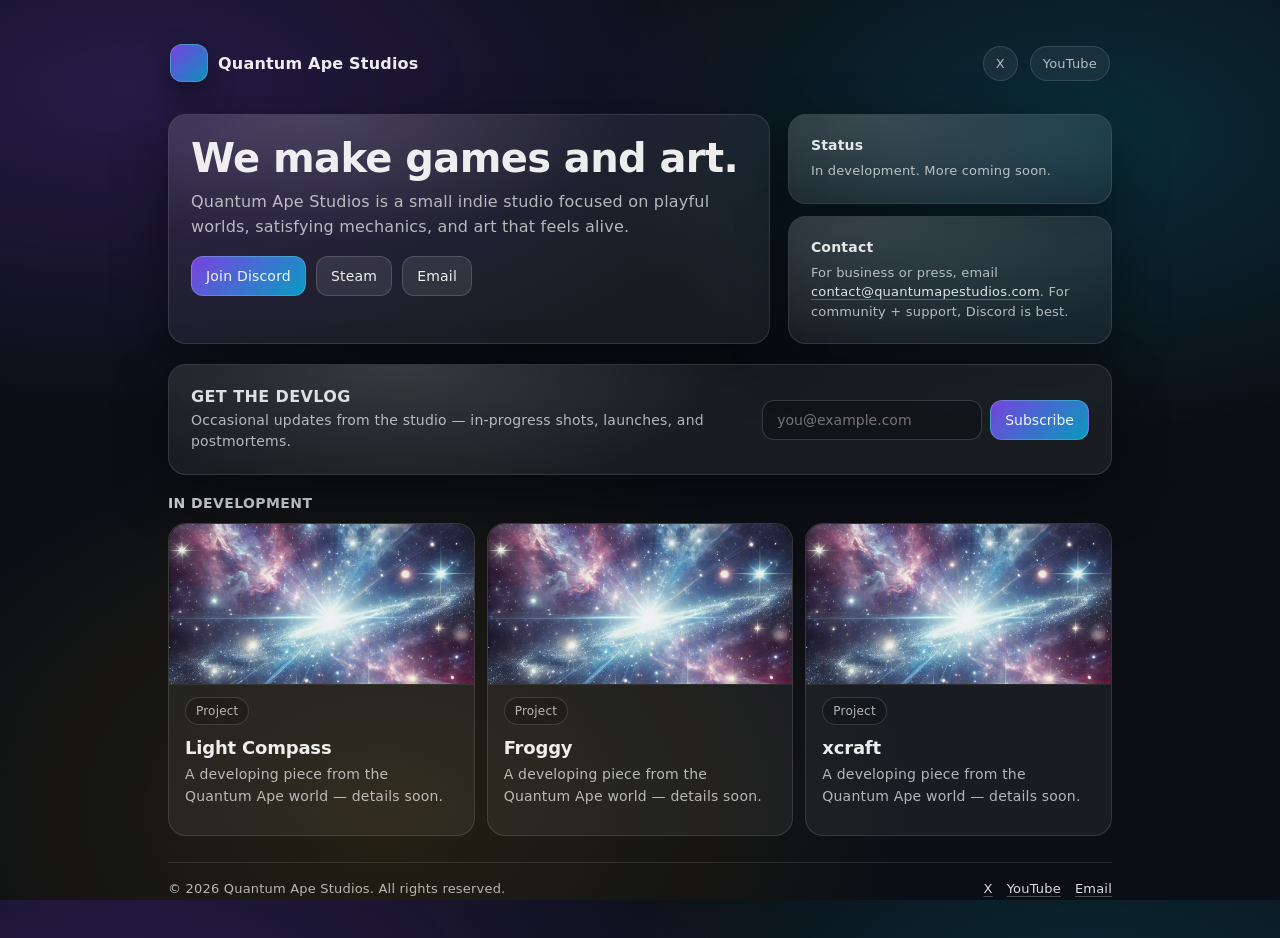
<file: index.html>
<!doctype html>
<html lang="en">
<head>
  <meta charset="utf-8" />
  <meta name="viewport" content="width=device-width,initial-scale=1" />
  <meta name="description" content="Quantum Ape Studios — we make games and art." />
  <title>Quantum Ape Studios</title>
  <link rel="icon" href="/favicon.svg" type="image/svg+xml" />
  <link rel="stylesheet" href="style.css" />

  <!-- Open Graph / social share previews -->
  <meta property="og:type" content="website" />
  <meta property="og:site_name" content="Quantum Ape Studios" />
  <meta property="og:title" content="Quantum Ape Studios" />
  <meta property="og:description" content="Quantum Ape Studios — we make games and art." />
  <meta property="og:url" content="https://quantumapestudios.com/" />
  <!-- TODO: create a 1200x630 PNG at /assets/og-image.png for nicer social link previews -->
  <meta property="og:image" content="https://quantumapestudios.com/assets/og-image.png" />
  <meta name="twitter:card" content="summary_large_image" />
  <meta name="twitter:title" content="Quantum Ape Studios" />
  <meta name="twitter:description" content="Quantum Ape Studios — we make games and art." />
  <meta name="twitter:image" content="https://quantumapestudios.com/assets/og-image.png" />
</head>

<body>
  <div class="wrap">
    <header>
      <div class="brand">
        <div class="mark" aria-hidden="true"></div>
        <h1>Quantum Ape Studios</h1>
      </div>

      <nav class="toplinks" aria-label="Social links">
        <!-- Replace with real links -->
        <a class="chip" href="#" rel="me">X</a>
        <a class="chip" href="#" rel="me">YouTube</a>
      </nav>
    </header>

    <main>
      <section class="hero" aria-label="Intro">
        <div class="panel">
          <h2>We make games and art.</h2>
          <p class="tagline">
            Quantum Ape Studios is a small indie studio focused on playful worlds, satisfying mechanics,
            and art that feels alive.
          </p>

          <div class="cta" aria-label="Primary actions">
            <!-- Replace hrefs with real links -->
            <a class="btn primary" href="#" target="_blank" rel="noopener">Join Discord</a>
            <a class="btn" href="#" target="_blank" rel="noopener">Steam</a>
            <a class="btn" href="mailto:contact@quantumapestudios.com">Email</a>
          </div>
        </div>

        <div class="side">
          <div class="panel mini">
            <h3>Status</h3>
            <p>In development. More coming soon.</p>
          </div>
          <div class="panel mini">
            <h3>Contact</h3>
            <p>
              For business or press, email
              <a class="link" href="mailto:contact@quantumapestudios.com">contact@quantumapestudios.com</a>.
              For community + support, Discord is best.
            </p>
          </div>
        </div>
      </section>

      <section class="section" aria-label="Mailing list">
        <div class="panel" style="display: flex; gap: 14px; align-items: center; justify-content: space-between; flex-wrap: wrap;">
          <div style="min-width: 260px; flex: 1;">
            <h3 style="margin: 0 0 4px; font-size: 16px;">Get the devlog</h3>
            <p style="margin: 0; color: var(--muted); font-size: 14px; line-height: 1.5;">
              Occasional updates from the studio — in-progress shots, launches, and postmortems.
            </p>
          </div>
          <!-- TODO: replace quantumapestudios with your Buttondown username once account is created at buttondown.com -->
          <form action="https://buttondown.com/api/emails/embed-subscribe/quantumapestudios"
                method="post"
                target="popupwindow"
                onsubmit="window.open('https://buttondown.com/quantumapestudios', 'popupwindow')"
                style="display: flex; gap: 8px; flex-wrap: wrap;">
            <input type="email" name="email" required placeholder="you@example.com"
                   style="padding: 11px 14px; border-radius: 12px; background: rgba(0,0,0,0.25); border: 1px solid rgba(255,255,255,0.16); color: var(--text); font-size: 14px; min-width: 220px; font-family: inherit;" />
            <button type="submit" class="btn primary" style="cursor: pointer; border: 1px solid rgba(255,255,255,0.18); font-family: inherit;">Subscribe</button>
          </form>
        </div>
      </section>

      <section class="section" aria-label="In development">
        <h3>In Development</h3>

        <div class="grid fade-in">
          <a class="card" href="projects/light-compass.html" aria-label="Light Compass project page">
            <span class="card-arrow" aria-hidden="true"></span>

            <div class="card-media">
              <img src="assets/projects/light-compass.png" alt="Light Compass thumbnail" loading="lazy" />
            </div>

            <span class="badge">Project</span>
            <h4 class="title">Light Compass</h4>
            <p class="desc">A developing piece from the Quantum Ape world — details soon.</p>
          </a>

          <a class="card" href="projects/froggy.html" aria-label="Froggy project page">
            <span class="card-arrow" aria-hidden="true"></span>

            <div class="card-media">
              <img src="assets/projects/froggy.png" alt="Froggy thumbnail" loading="lazy" />
            </div>

            <span class="badge">Project</span>
            <h4 class="title">Froggy</h4>
            <p class="desc">A developing piece from the Quantum Ape world — details soon.</p>
          </a>

          <a class="card" href="projects/xcraft.html" aria-label="xcraft project page">
            <span class="card-arrow" aria-hidden="true"></span>

            <div class="card-media">
              <img src="assets/projects/xcraft.png" alt="xcraft thumbnail" loading="lazy" />
            </div>

            <span class="badge">Project</span>
            <h4 class="title">xcraft</h4>
            <p class="desc">A developing piece from the Quantum Ape world — details soon.</p>
          </a>
        </div>

      </section>
    </main>

    <footer>
      <div>© <span id="y"></span> Quantum Ape Studios. All rights reserved.</div>
      <div class="footlinks">
        <!-- Replace with real links -->
        <a class="link" href="#">X</a>
        <a class="link" href="#">YouTube</a>
        <a class="link" href="mailto:contact@quantumapestudios.com">Email</a>
      </div>
    </footer>
  </div>

  <script>
    document.getElementById("y").textContent = new Date().getFullYear();
  </script>
</body>
</html>
</file>
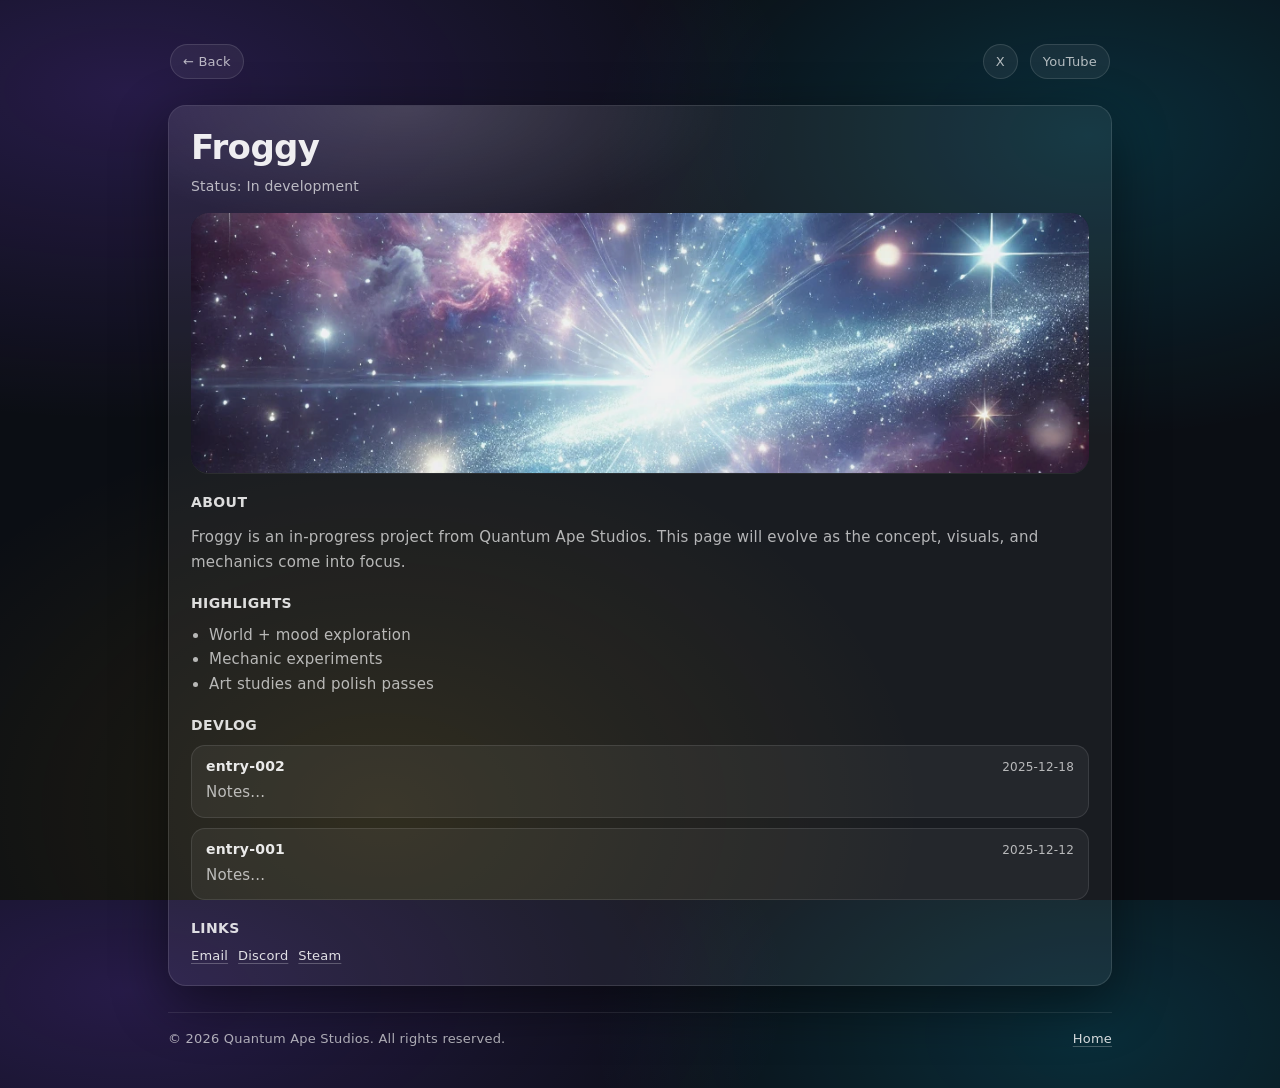
<file: projects/froggy.html>
<!doctype html>
<html lang="en">
<head>
  <meta charset="utf-8" />
  <meta name="viewport" content="width=device-width,initial-scale=1" />
  <title>Froggy — Quantum Ape Studios</title>
  <meta name="description" content="Froggy — a project by Quantum Ape Studios." />
  <link rel="icon" href="/favicon.svg" type="image/svg+xml" />
  <link rel="stylesheet" href="../style.css" />

  <!-- Open Graph / social share previews -->
  <meta property="og:type" content="website" />
  <meta property="og:site_name" content="Quantum Ape Studios" />
  <meta property="og:title" content="Froggy" />
  <meta property="og:description" content="Froggy — a project by Quantum Ape Studios." />
  <meta property="og:url" content="https://quantumapestudios.com/projects/froggy.html" />
  <meta property="og:image" content="https://quantumapestudios.com/assets/projects/froggy.png" />
  <meta name="twitter:card" content="summary_large_image" />
  <meta name="twitter:title" content="Froggy" />
  <meta name="twitter:description" content="Froggy — a project by Quantum Ape Studios." />
  <meta name="twitter:image" content="https://quantumapestudios.com/assets/projects/froggy.png" />
</head>

<body>
  <div class="wrap">
    <header>
      <a class="chip" href="../index.html">← Back</a>

      <nav class="toplinks" aria-label="Social links">
        <a class="chip" href="#" rel="me">X</a>
        <a class="chip" href="#" rel="me">YouTube</a>
      </nav>
    </header>

    <main class="panel fade-in">
      <h1 class="page-title">Froggy</h1>
      <p class="meta">Status: In development</p>

      <div class="card-media" style="margin: 0 0 14px; border-radius: var(--radius);">
        <img src="../assets/projects/froggy.png" alt="Froggy thumbnail" loading="lazy" style="height: 260px;" />
      </div>

      <div class="prose">
        <section class="section">
          <h3>About</h3>
          <p>
            Froggy is an in-progress project from Quantum Ape Studios. This page will evolve as the concept,
            visuals, and mechanics come into focus.
          </p>
        </section>

        <section class="section">
          <h3>Highlights</h3>
          <ul>
            <li>World + mood exploration</li>
            <li>Mechanic experiments</li>
            <li>Art studies and polish passes</li>
          </ul>
        </section>

        <section class="section">
          <h3>Devlog</h3>
          <div class="devlog">
            <div class="entry">
              <div class="entry-top">
                <h4 class="entry-title">entry-002</h4>
                <span class="entry-date">2025-12-18</span>
              </div>
              <p class="entry-body">
                Notes...
              </p>
            </div>

            <div class="entry">
              <div class="entry-top">
                <h4 class="entry-title">entry-001</h4>
                <span class="entry-date">2025-12-12</span>
              </div>
              <p class="entry-body">
                Notes...
              </p>
            </div>
          </div>
        </section>

        <section class="section">
          <h3>Links</h3>
          <div class="links">
            <a class="link" href="mailto:contact@quantumapestudios.com">Email</a>
            <a class="link" href="#" target="_blank" rel="noopener">Discord</a>
            <a class="link" href="#" target="_blank" rel="noopener">Steam</a>
          </div>
        </section>
      </div>
    </main>

    <footer>
      <div>© <span id="y"></span> Quantum Ape Studios. All rights reserved.</div>
      <div class="footlinks">
        <a class="link" href="../index.html">Home</a>
      </div>
    </footer>
  </div>

  <script>
    document.getElementById("y").textContent = new Date().getFullYear();
  </script>
</body>
</html>
</file>
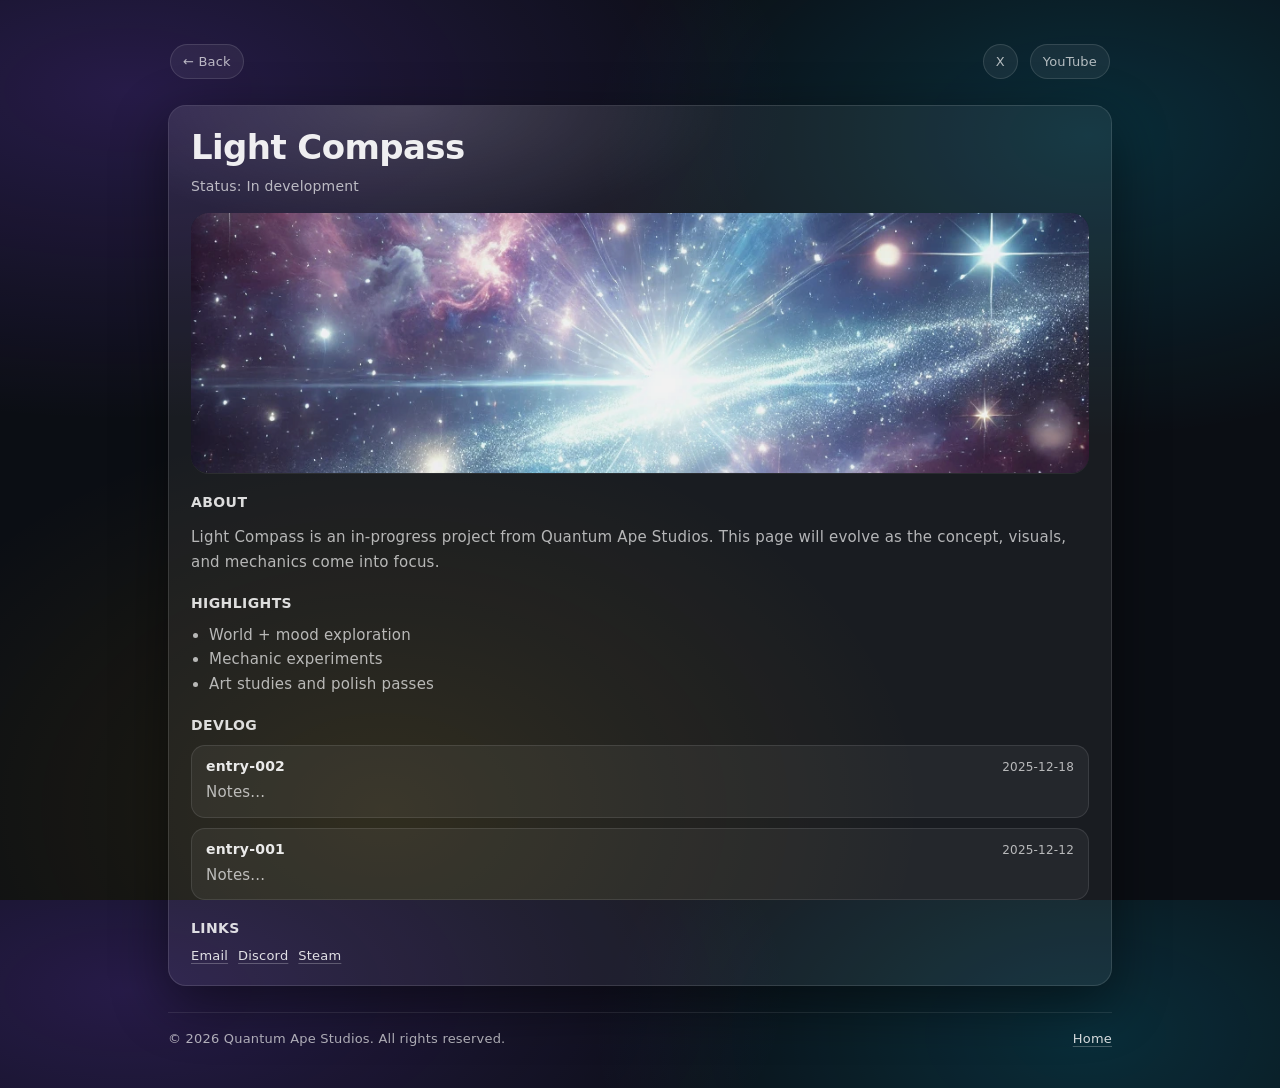
<file: projects/light-compass.html>
<!doctype html>
<html lang="en">
<head>
  <meta charset="utf-8" />
  <meta name="viewport" content="width=device-width,initial-scale=1" />
  <title>Light Compass — Quantum Ape Studios</title>
  <meta name="description" content="Light Compass — a project by Quantum Ape Studios." />
  <link rel="icon" href="/favicon.svg" type="image/svg+xml" />
  <link rel="stylesheet" href="../style.css" />

  <!-- Open Graph / social share previews -->
  <meta property="og:type" content="website" />
  <meta property="og:site_name" content="Quantum Ape Studios" />
  <meta property="og:title" content="Light Compass" />
  <meta property="og:description" content="Light Compass — a project by Quantum Ape Studios." />
  <meta property="og:url" content="https://quantumapestudios.com/projects/light-compass.html" />
  <meta property="og:image" content="https://quantumapestudios.com/assets/projects/light-compass.png" />
  <meta name="twitter:card" content="summary_large_image" />
  <meta name="twitter:title" content="Light Compass" />
  <meta name="twitter:description" content="Light Compass — a project by Quantum Ape Studios." />
  <meta name="twitter:image" content="https://quantumapestudios.com/assets/projects/light-compass.png" />
</head>

<body>
  <div class="wrap">
    <header>
      <a class="chip" href="../index.html">← Back</a>

      <nav class="toplinks" aria-label="Social links">
        <a class="chip" href="#" rel="me">X</a>
        <a class="chip" href="#" rel="me">YouTube</a>
      </nav>
    </header>

    <main class="panel fade-in">
      <h1 class="page-title">Light Compass</h1>
      <p class="meta">Status: In development</p>

      <div class="card-media" style="margin: 0 0 14px; border-radius: var(--radius);">
        <img src="../assets/projects/light-compass.png" alt="Light Compass thumbnail" loading="lazy" style="height: 260px;" />
      </div>

      <div class="prose">
        <section class="section">
          <h3>About</h3>
          <p>
            Light Compass is an in-progress project from Quantum Ape Studios. This page will evolve as the concept,
            visuals, and mechanics come into focus.
          </p>
        </section>

        <section class="section">
          <h3>Highlights</h3>
          <ul>
            <li>World + mood exploration</li>
            <li>Mechanic experiments</li>
            <li>Art studies and polish passes</li>
          </ul>
        </section>

        <section class="section">
          <h3>Devlog</h3>
          <div class="devlog">
            <div class="entry">
              <div class="entry-top">
                <h4 class="entry-title">entry-002</h4>
                <span class="entry-date">2025-12-18</span>
              </div>
              <p class="entry-body">
                Notes...
              </p>
            </div>

            <div class="entry">
              <div class="entry-top">
                <h4 class="entry-title">entry-001</h4>
                <span class="entry-date">2025-12-12</span>
              </div>
              <p class="entry-body">
                Notes...
              </p>
            </div>
          </div>
        </section>

        <section class="section">
          <h3>Links</h3>
          <div class="links">
            <a class="link" href="mailto:contact@quantumapestudios.com">Email</a>
            <a class="link" href="#" target="_blank" rel="noopener">Discord</a>
            <a class="link" href="#" target="_blank" rel="noopener">Steam</a>
          </div>
        </section>
      </div>
    </main>

    <footer>
      <div>© <span id="y"></span> Quantum Ape Studios. All rights reserved.</div>
      <div class="footlinks">
        <a class="link" href="../index.html">Home</a>
      </div>
    </footer>
  </div>

  <script>
    document.getElementById("y").textContent = new Date().getFullYear();
  </script>
</body>
</html>
</file>
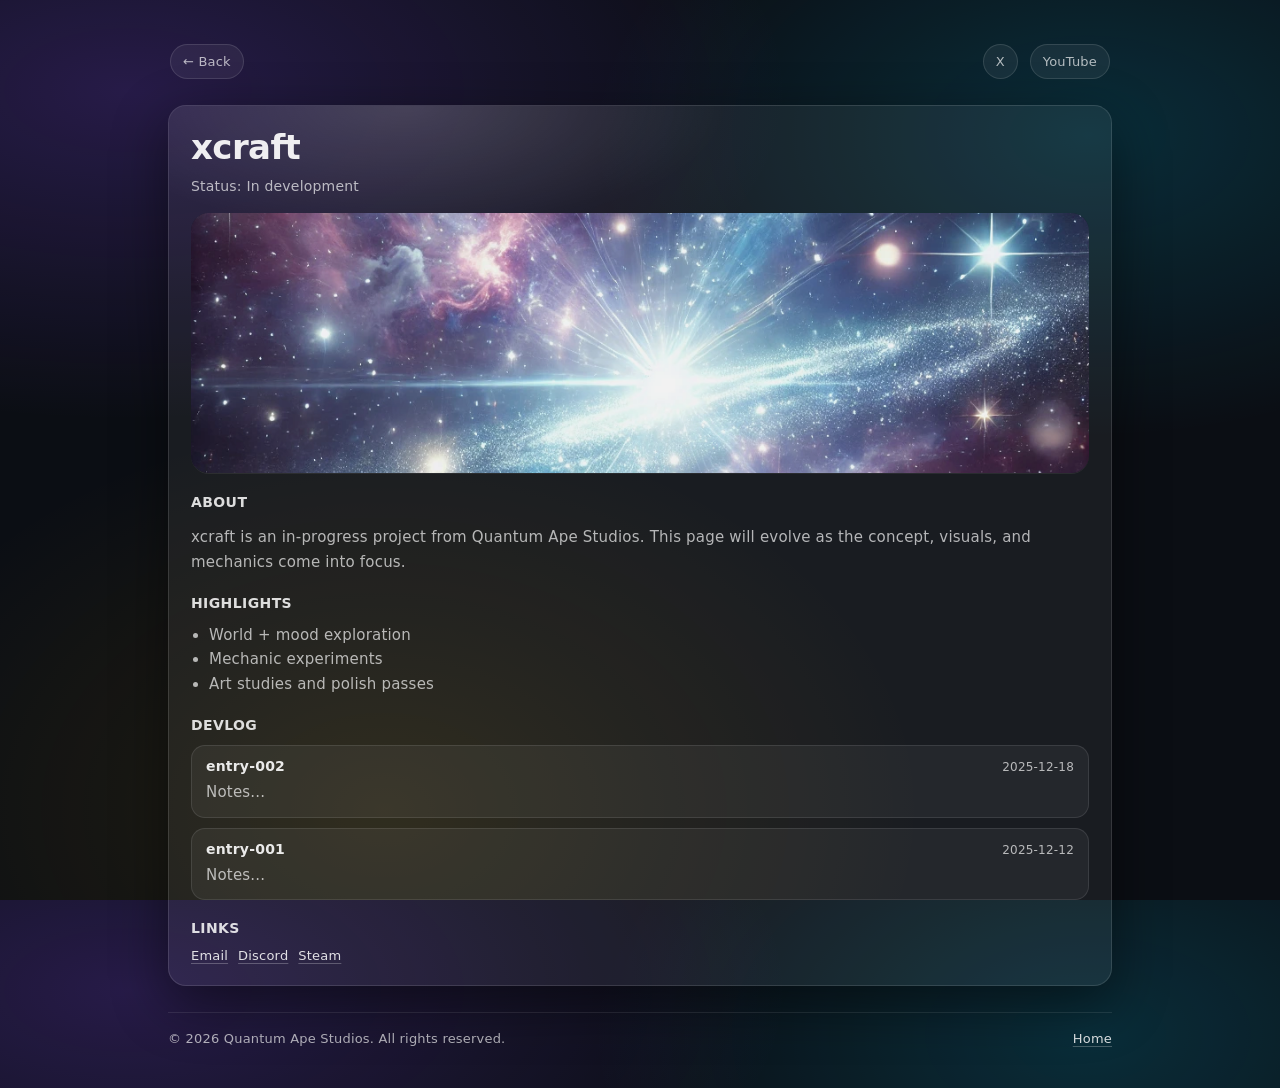
<file: projects/xcraft.html>
<!doctype html>
<html lang="en">
<head>
  <meta charset="utf-8" />
  <meta name="viewport" content="width=device-width,initial-scale=1" />
  <title>xcraft — Quantum Ape Studios</title>
  <meta name="description" content="xcraft — a project by Quantum Ape Studios." />
  <link rel="icon" href="/favicon.svg" type="image/svg+xml" />
  <link rel="stylesheet" href="../style.css" />

  <!-- Open Graph / social share previews -->
  <meta property="og:type" content="website" />
  <meta property="og:site_name" content="Quantum Ape Studios" />
  <meta property="og:title" content="xcraft" />
  <meta property="og:description" content="xcraft — a project by Quantum Ape Studios." />
  <meta property="og:url" content="https://quantumapestudios.com/projects/xcraft.html" />
  <meta property="og:image" content="https://quantumapestudios.com/assets/projects/xcraft.png" />
  <meta name="twitter:card" content="summary_large_image" />
  <meta name="twitter:title" content="xcraft" />
  <meta name="twitter:description" content="xcraft — a project by Quantum Ape Studios." />
  <meta name="twitter:image" content="https://quantumapestudios.com/assets/projects/xcraft.png" />
</head>

<body>
  <div class="wrap">
    <header>
      <a class="chip" href="../index.html">← Back</a>

      <nav class="toplinks" aria-label="Social links">
        <a class="chip" href="#" rel="me">X</a>
        <a class="chip" href="#" rel="me">YouTube</a>
      </nav>
    </header>

    <main class="panel fade-in">
      <h1 class="page-title">xcraft</h1>
      <p class="meta">Status: In development</p>

      <div class="card-media" style="margin: 0 0 14px; border-radius: var(--radius);">
        <img src="../assets/projects/xcraft.png" alt="xcraft thumbnail" loading="lazy" style="height: 260px;" />
      </div>

      <div class="prose">
        <section class="section">
          <h3>About</h3>
          <p>
            xcraft is an in-progress project from Quantum Ape Studios. This page will evolve as the concept,
            visuals, and mechanics come into focus.
          </p>
        </section>

        <section class="section">
          <h3>Highlights</h3>
          <ul>
            <li>World + mood exploration</li>
            <li>Mechanic experiments</li>
            <li>Art studies and polish passes</li>
          </ul>
        </section>

        <section class="section">
          <h3>Devlog</h3>
          <div class="devlog">
            <div class="entry">
              <div class="entry-top">
                <h4 class="entry-title">entry-002</h4>
                <span class="entry-date">2025-12-18</span>
              </div>
              <p class="entry-body">
                Notes...
              </p>
            </div>

            <div class="entry">
              <div class="entry-top">
                <h4 class="entry-title">entry-001</h4>
                <span class="entry-date">2025-12-12</span>
              </div>
              <p class="entry-body">
                Notes...
              </p>
            </div>
          </div>
        </section>

        <section class="section">
          <h3>Links</h3>
          <div class="links">
            <a class="link" href="mailto:contact@quantumapestudios.com">Email</a>
            <a class="link" href="#" target="_blank" rel="noopener">Discord</a>
            <a class="link" href="#" target="_blank" rel="noopener">Steam</a>
          </div>
        </section>
      </div>
    </main>

    <footer>
      <div>© <span id="y"></span> Quantum Ape Studios. All rights reserved.</div>
      <div class="footlinks">
        <a class="link" href="../index.html">Home</a>
      </div>
    </footer>
  </div>

  <script>
    document.getElementById("y").textContent = new Date().getFullYear();
  </script>
</body>
</html>
</file>
<file: style.css>
:root {
  --bg: #0b0e14;
  --card: rgba(255, 255, 255, 0.06);
  --text: rgba(255, 255, 255, 0.92);
  --muted: rgba(255, 255, 255, 0.68);
  --line: rgba(255, 255, 255, 0.12);
  --shadow: 0 18px 55px rgba(0, 0, 0, 0.45);
  --radius: 18px;
  --max: 980px;
}

* { box-sizing: border-box; }
html, body { height: 100%; }

body {
  margin: 0;
  font-family: ui-sans-serif, system-ui, -apple-system, Segoe UI, Roboto, Helvetica, Arial, "Apple Color Emoji", "Segoe UI Emoji";
  color: var(--text);
  background:
    radial-gradient(1200px 600px at 10% 10%, rgba(135, 73, 255, 0.22), transparent 55%),
    radial-gradient(900px 550px at 85% 15%, rgba(0, 209, 255, 0.16), transparent 55%),
    radial-gradient(900px 650px at 30% 90%, rgba(255, 191, 0, 0.10), transparent 60%),
    var(--bg);
  letter-spacing: 0.2px;
}

a { color: inherit; text-decoration: none; }
a:focus-visible, button:focus-visible {
  outline: 2px solid rgba(255, 255, 255, 0.7);
  outline-offset: 3px;
  border-radius: 10px;
}

.wrap {
  max-width: var(--max);
  margin: 0 auto;
  padding: 34px 18px 42px;
}

header {
  display: flex;
  justify-content: space-between;
  align-items: center;
  gap: 12px;
  padding: 10px 2px 26px;
}

.brand {
  display: flex;
  align-items: center;
  gap: 10px;
  min-width: 0;
}

.mark {
  width: 38px;
  height: 38px;
  border-radius: 12px;
  background: linear-gradient(135deg, rgba(135, 73, 255, 0.85), rgba(0, 209, 255, 0.65));
  box-shadow: 0 12px 28px rgba(0,0,0,0.45);
  border: 1px solid rgba(255,255,255,0.18);
}

.brand h1 {
  font-size: 16px;
  margin: 0;
  font-weight: 650;
  white-space: nowrap;
  overflow: hidden;
  text-overflow: ellipsis;
}

.toplinks {
  display: flex;
  gap: 12px;
  align-items: center;
  flex-wrap: wrap;
  justify-content: flex-end;
}

.chip {
  display: inline-flex;
  gap: 8px;
  align-items: center;
  padding: 9px 12px;
  border-radius: 999px;
  background: rgba(255,255,255,0.06);
  border: 1px solid rgba(255,255,255,0.12);
  transition: transform 120ms ease, background 120ms ease, border-color 120ms ease;
  font-size: 13px;
  color: var(--muted);
}
.chip:hover {
  transform: translateY(-1px);
  background: rgba(255,255,255,0.10);
  border-color: rgba(255,255,255,0.18);
  color: var(--text);
}

.hero {
  display: grid;
  grid-template-columns: 1.3fr 0.7fr;
  gap: 18px;
  align-items: stretch;
  margin-top: 6px;
}

@media (max-width: 820px) {
  .hero { grid-template-columns: 1fr; }
  header { align-items: flex-start; }
  .toplinks { justify-content: flex-start; }
}

.panel {
  background: var(--card);
  border: 1px solid var(--line);
  border-radius: var(--radius);
  box-shadow: var(--shadow);
  padding: 22px;
  position: relative;
  overflow: hidden;
}

.panel::before {
  content: "";
  position: absolute;
  inset: -2px;
  background: radial-gradient(650px 260px at 25% 0%, rgba(255,255,255,0.14), transparent 50%);
  pointer-events: none;
}

.hero h2 {
  margin: 0 0 10px;
  font-size: 40px;
  line-height: 1.08;
  letter-spacing: -0.6px;
}

.tagline {
  margin: 0 0 16px;
  color: var(--muted);
  font-size: 16px;
  line-height: 1.55;
  max-width: 62ch;
}

.cta {
  display: flex;
  gap: 10px;
  flex-wrap: wrap;
  margin-top: 14px;
}

.btn {
  display: inline-flex;
  align-items: center;
  justify-content: center;
  gap: 10px;
  padding: 11px 14px;
  border-radius: 12px;
  background: rgba(255,255,255,0.09);
  border: 1px solid rgba(255,255,255,0.16);
  transition: transform 120ms ease, background 120ms ease, border-color 120ms ease;
  font-size: 14px;
  color: var(--text);
}
.btn:hover {
  transform: translateY(-1px);
  background: rgba(255,255,255,0.13);
  border-color: rgba(255,255,255,0.22);
}
.btn.primary {
  background: linear-gradient(135deg, rgba(135, 73, 255, 0.85), rgba(0, 209, 255, 0.70));
  border-color: rgba(255,255,255,0.18);
}

.side {
  display: grid;
  gap: 12px;
  align-content: start;
}

.mini h3 {
  margin: 0 0 8px;
  font-size: 14px;
  color: rgba(255,255,255,0.88);
  letter-spacing: 0.2px;
}
.mini p {
  margin: 0;
  color: var(--muted);
  line-height: 1.5;
  font-size: 13px;
}

.section {
  margin-top: 20px;
}

.section h3 {
  margin: 0 0 12px;
  font-size: 14px;
  color: rgba(255,255,255,0.85);
  letter-spacing: 0.4px;
  text-transform: uppercase;
}

.grid {
  display: grid;
  grid-template-columns: repeat(3, 1fr);
  gap: 12px;
}
@media (max-width: 900px) { .grid { grid-template-columns: 1fr; } }

.card {
  display: block;
  background: var(--card);
  border: 1px solid var(--line);
  border-radius: var(--radius);
  padding: 16px;
  position: relative;
  overflow: hidden;
  color: inherit;
  text-decoration: none;
  transition: transform 120ms ease, background 120ms ease, border-color 120ms ease;
}
.card:hover {
  transform: translateY(-1px);
  border-color: rgba(255,255,255,0.20);
  background: rgba(255,255,255,0.075);
}

/* Arrow container */
.card-arrow {
  position: absolute;
  top: 12px;
  right: 12px;
  width: 28px;
  height: 28px;
  border-radius: 50%;
  border: 1px solid rgba(255,255,255,0.22);
  background: rgba(0,0,0,0.25);
  display: grid;
  place-items: center;
  transition:
    transform 140ms ease,
    background 140ms ease,
    border-color 140ms ease;
}

/* Arrow icon */
.card-arrow::before {
  content: "→";
  font-size: 14px;
  color: rgba(255,255,255,0.85);
  /* transform: translateX(0); */
  transition: transform 140ms ease;
}

/* Hover effects */
.card:hover .card-arrow {
  background: rgba(255,255,255,0.12);
  border-color: rgba(255,255,255,0.35);
  transform: translateY(-1px);
}

.card:hover .card-arrow::before {
  transform: translateX(0px);
}

/* --- Polish: subtle page fade-in (respects reduced motion) --- */
@media (prefers-reduced-motion: no-preference) {
  .fade-in {
    animation: fadeInUp 420ms ease-out both;
  }
  @keyframes fadeInUp {
    from { opacity: 0; transform: translateY(6px); }
    to   { opacity: 1; transform: translateY(0); }
  }
}

/* --- Project cards with thumbnails --- */
.card {
  position: relative;
}

.card-media {
  margin: -16px -16px 12px; /* full-bleed within padding */
  border-bottom: 1px solid rgba(255,255,255,0.10);
  overflow: hidden;
  border-top-left-radius: var(--radius);
  border-top-right-radius: var(--radius);
  background: rgba(0,0,0,0.25);
}

.card-media img {
  display: block;
  width: 100%;
  height: 160px;
  object-fit: cover;
  transform: scale(1.01);
  transition: transform 220ms ease, opacity 220ms ease;
  opacity: 0.95;
}

.card:hover .card-media img {
  transform: scale(1.04);
  opacity: 1;
}

/* Arrow in circle (from earlier) */
.card-arrow {
  position: absolute;
  top: 12px;
  right: 12px;
  width: 28px;
  height: 28px;
  border-radius: 50%;
  border: 1px solid rgba(255,255,255,0.22);
  background: rgba(0,0,0,0.25);
  display: grid;
  place-items: center;
  transition:
    transform 140ms ease,
    background 140ms ease,
    border-color 140ms ease;
}

.card-arrow::before {
  content: "→";
  font-size: 14px;
  color: rgba(255,255,255,0.85);
  transform: translateX(0);
  transition: transform 140ms ease;
}

.card:hover .card-arrow {
  background: rgba(255,255,255,0.12);
  border-color: rgba(255,255,255,0.35);
  transform: translateY(-1px);
}

.card:hover .card-arrow::before {
  transform: translateX(2px);
}

/* --- Devlog list styling --- */
.devlog {
  display: grid;
  gap: 10px;
}

.entry {
  background: rgba(255,255,255,0.05);
  border: 1px solid rgba(255,255,255,0.10);
  border-radius: 14px;
  padding: 12px 14px;
  transition: transform 120ms ease, border-color 120ms ease, background 120ms ease;
}

.entry:hover {
  transform: translateY(-1px);
  border-color: rgba(255,255,255,0.18);
  background: rgba(255,255,255,0.07);
}

.entry-top {
  display: flex;
  justify-content: space-between;
  gap: 12px;
  align-items: baseline;
  flex-wrap: wrap;
}

.entry-title {
  margin: 0;
  font-size: 14px;
  color: rgba(255,255,255,0.90);
}

.entry-date {
  font-size: 12px;
  color: var(--muted);
  white-space: nowrap;
}

.entry-body {
  margin: 6px 0 0;
  color: var(--muted);
  font-size: 14px;
  line-height: 1.55;
}

.kicker {
  display: inline-flex;
  gap: 8px;
  align-items: center;
  font-size: 12px;
  color: var(--muted);
  padding: 6px 10px;
  border: 1px solid rgba(255,255,255,0.12);
  border-radius: 999px;
  background: rgba(0,0,0,0.16);
}


.badge {
  display: inline-flex;
  align-items: center;
  gap: 8px;
  font-size: 12px;
  color: var(--muted);
  padding: 6px 10px;
  border: 1px solid rgba(255,255,255,0.14);
  border-radius: 999px;
  background: rgba(0,0,0,0.18);
}

.title {
  margin: 12px 0 6px;
  font-size: 18px;
  letter-spacing: -0.2px;
}

.desc {
  margin: 0 0 12px;
  color: var(--muted);
  line-height: 1.55;
  font-size: 14px;
}

.links {
  display: flex;
  flex-wrap: wrap;
  gap: 10px;
  margin-top: 10px;
}

.link {
  color: rgba(255,255,255,0.86);
  font-size: 13px;
  text-decoration: underline;
  text-decoration-color: rgba(255,255,255,0.25);
  text-underline-offset: 3px;
}
.link:hover { text-decoration-color: rgba(255,255,255,0.55); }

footer {
  margin-top: 26px;
  padding-top: 18px;
  border-top: 1px solid rgba(255,255,255,0.10);
  display: flex;
  justify-content: space-between;
  gap: 12px;
  flex-wrap: wrap;
  color: var(--muted);
  font-size: 13px;
}

.footlinks { display: flex; gap: 14px; flex-wrap: wrap; }

/* Project page helpers */
.page-title {
  margin: 0 0 10px;
  font-size: 34px;
  letter-spacing: -0.6px;
  line-height: 1.12;
}
.meta {
  color: var(--muted);
  font-size: 14px;
  line-height: 1.5;
  margin: 0 0 16px;
}
.prose p, .prose li {
  color: var(--muted);
  line-height: 1.65;
  font-size: 15px;
}
.prose ul {
  margin: 10px 0 0;
  padding-left: 18px;
}
</file>
